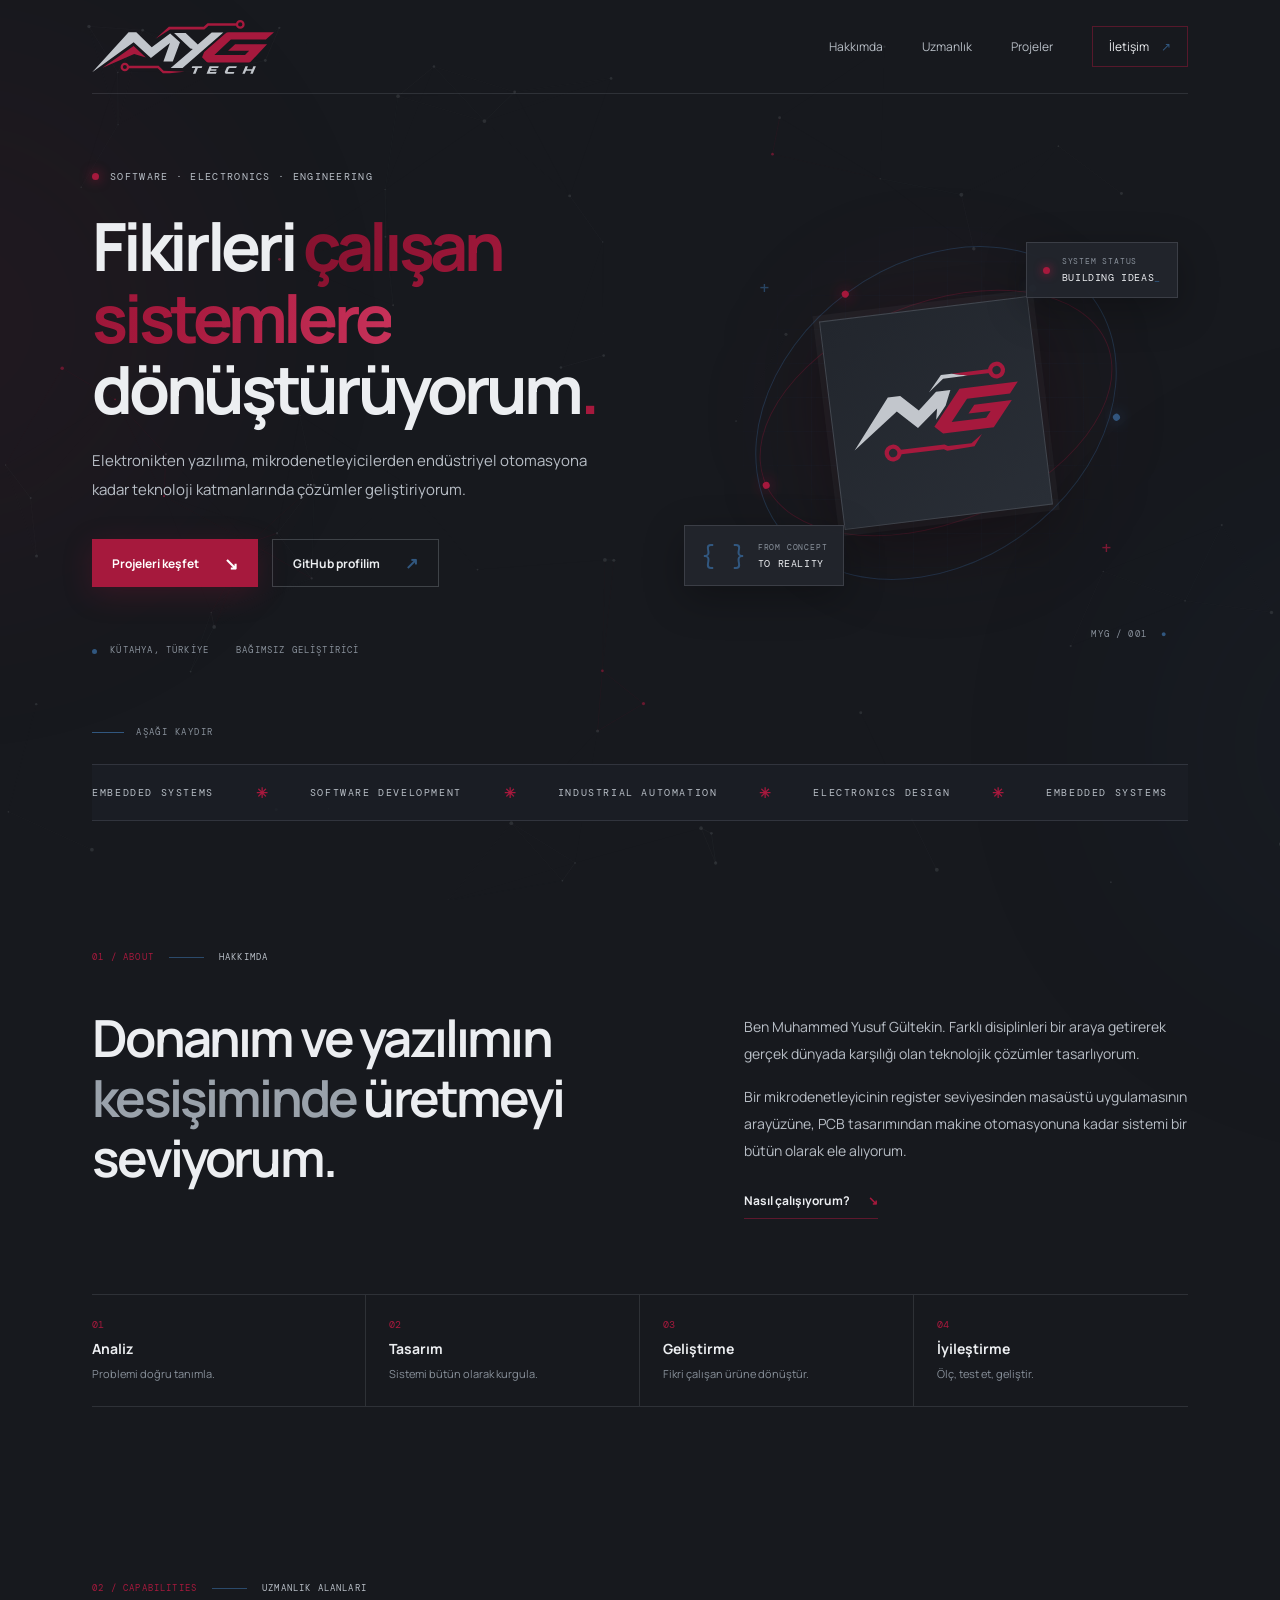
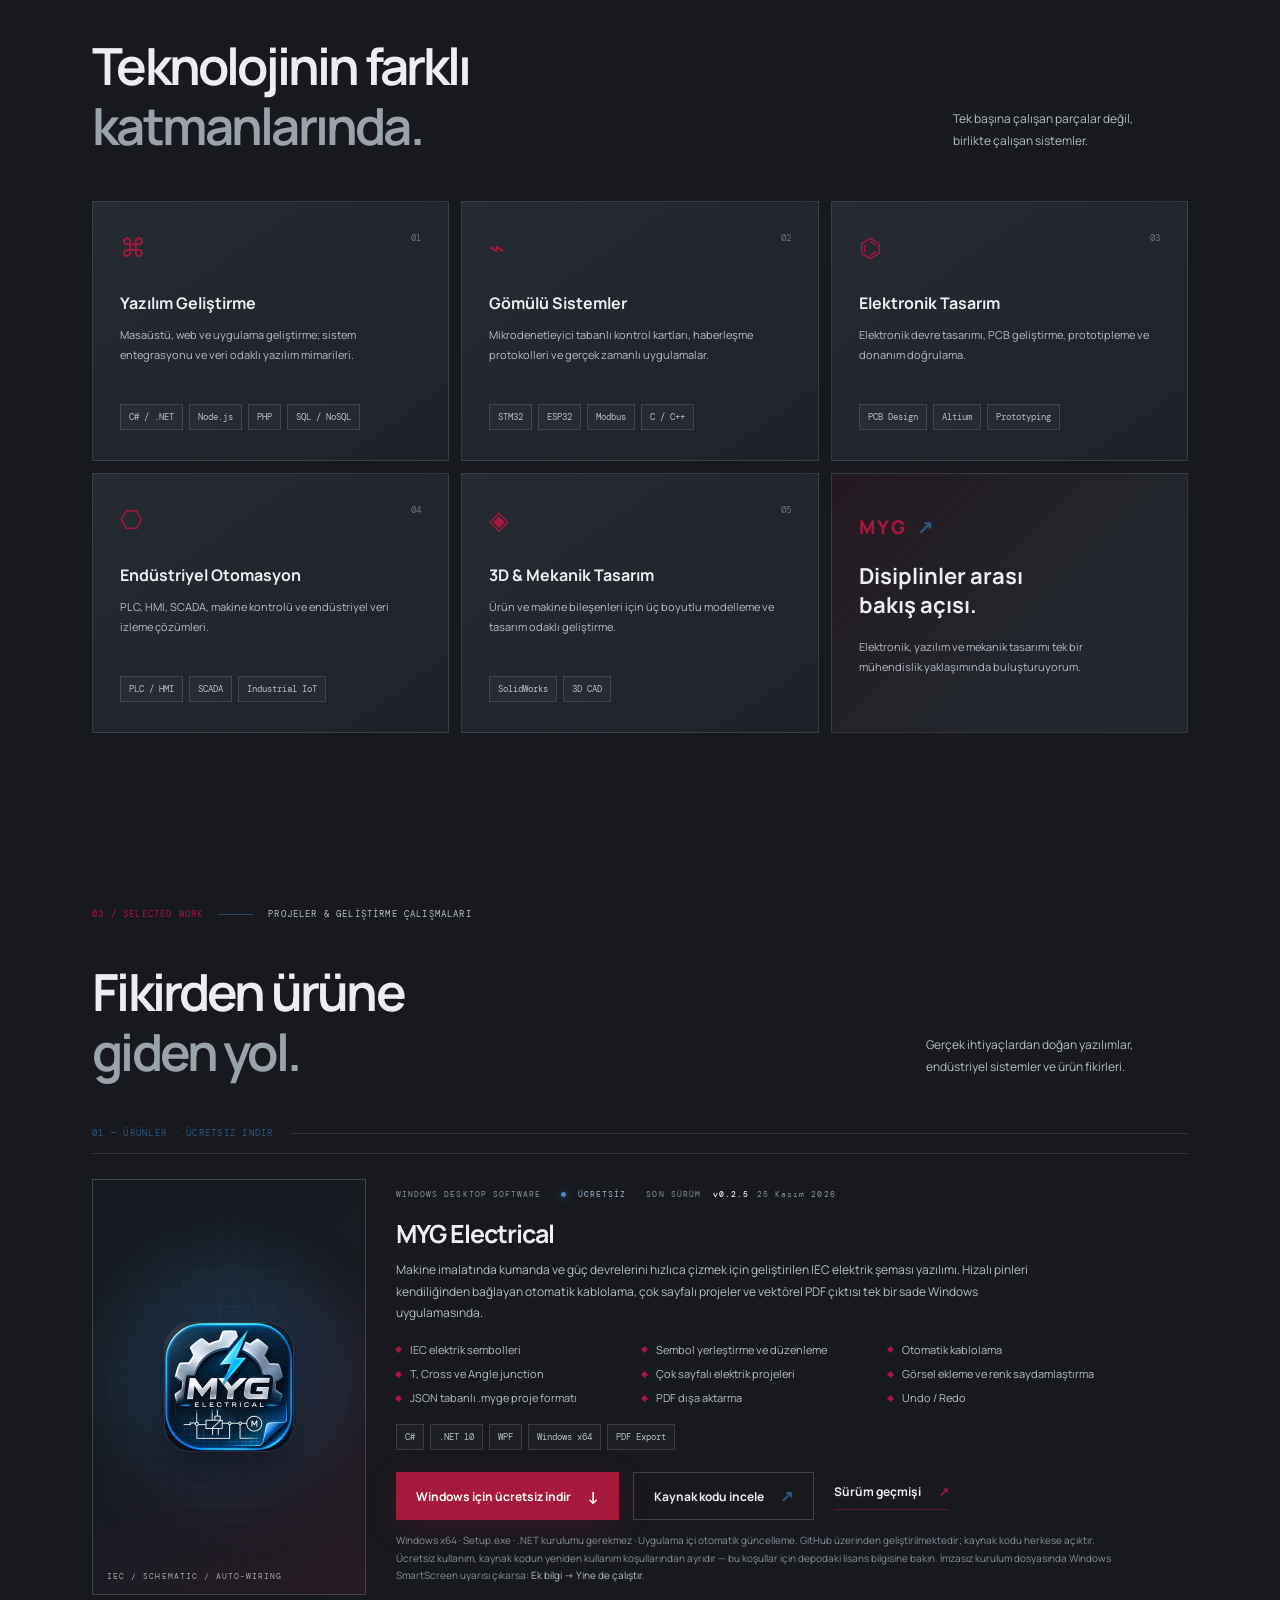
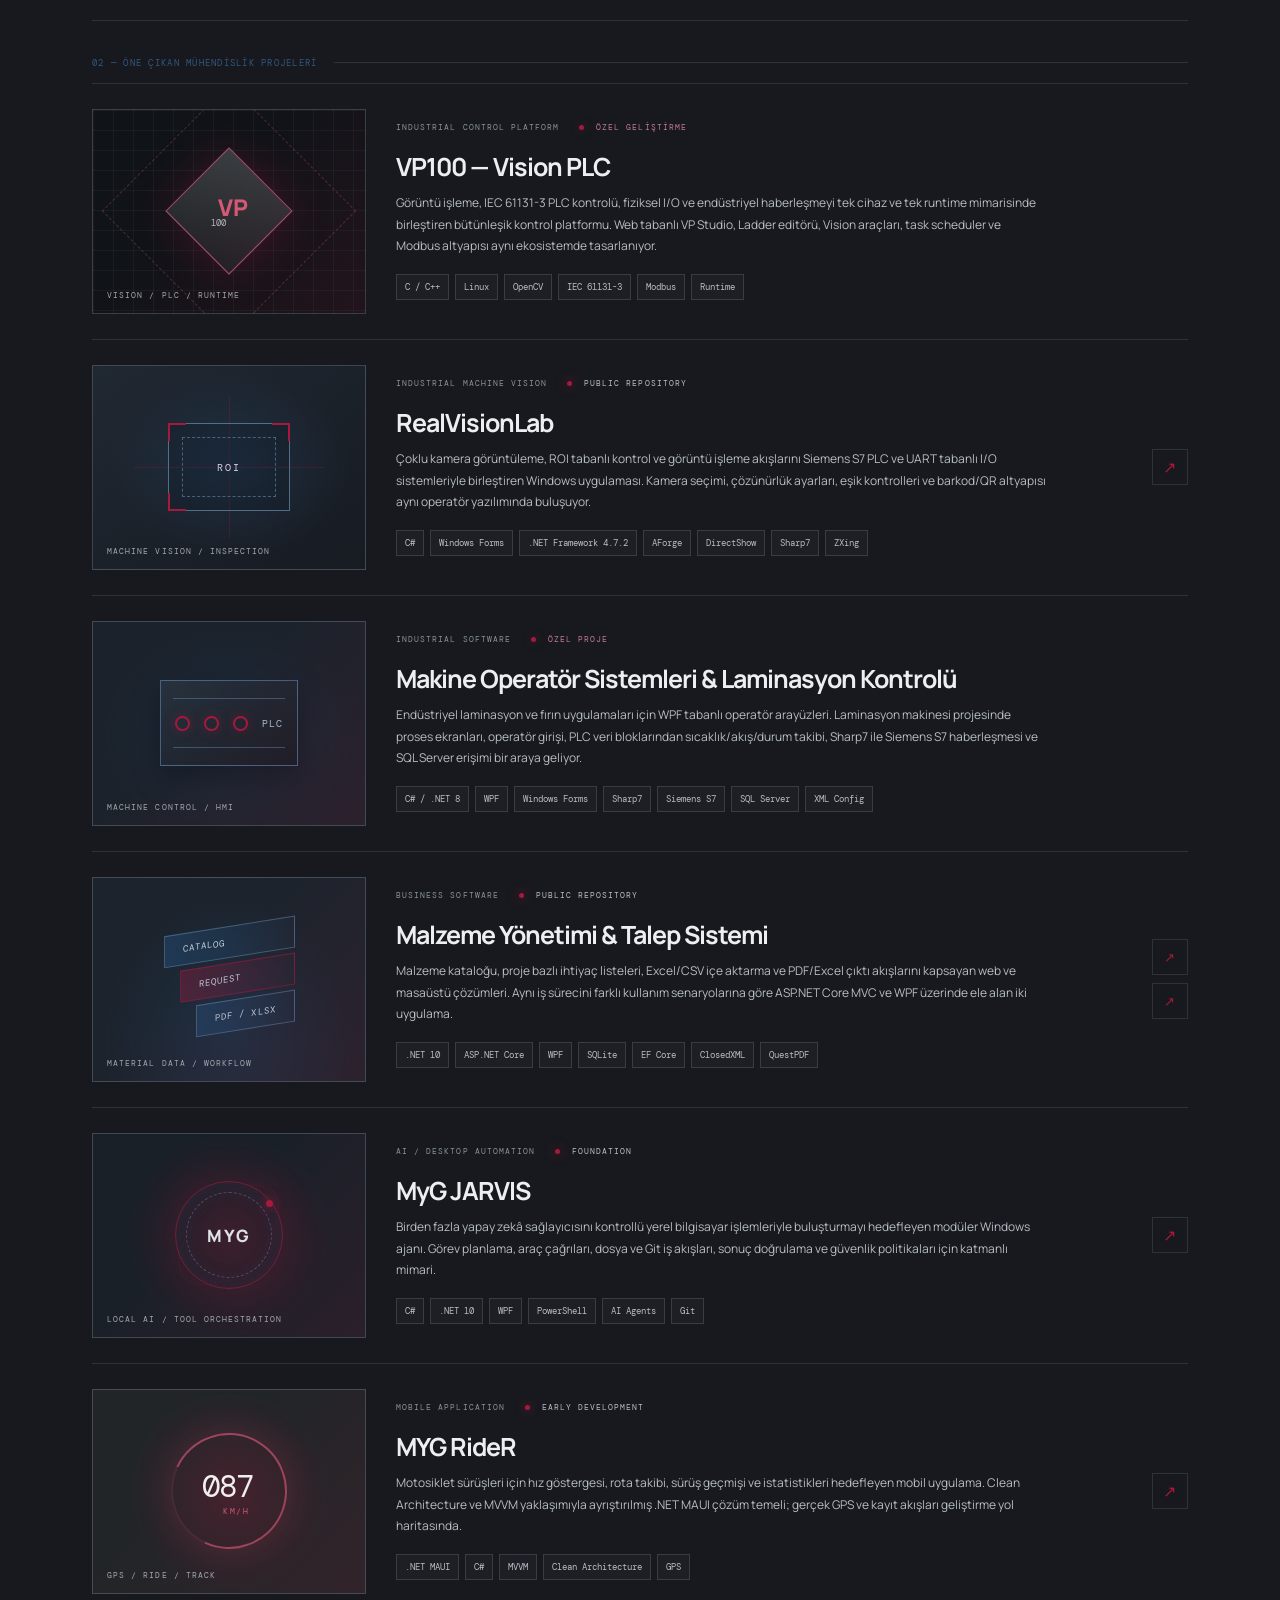
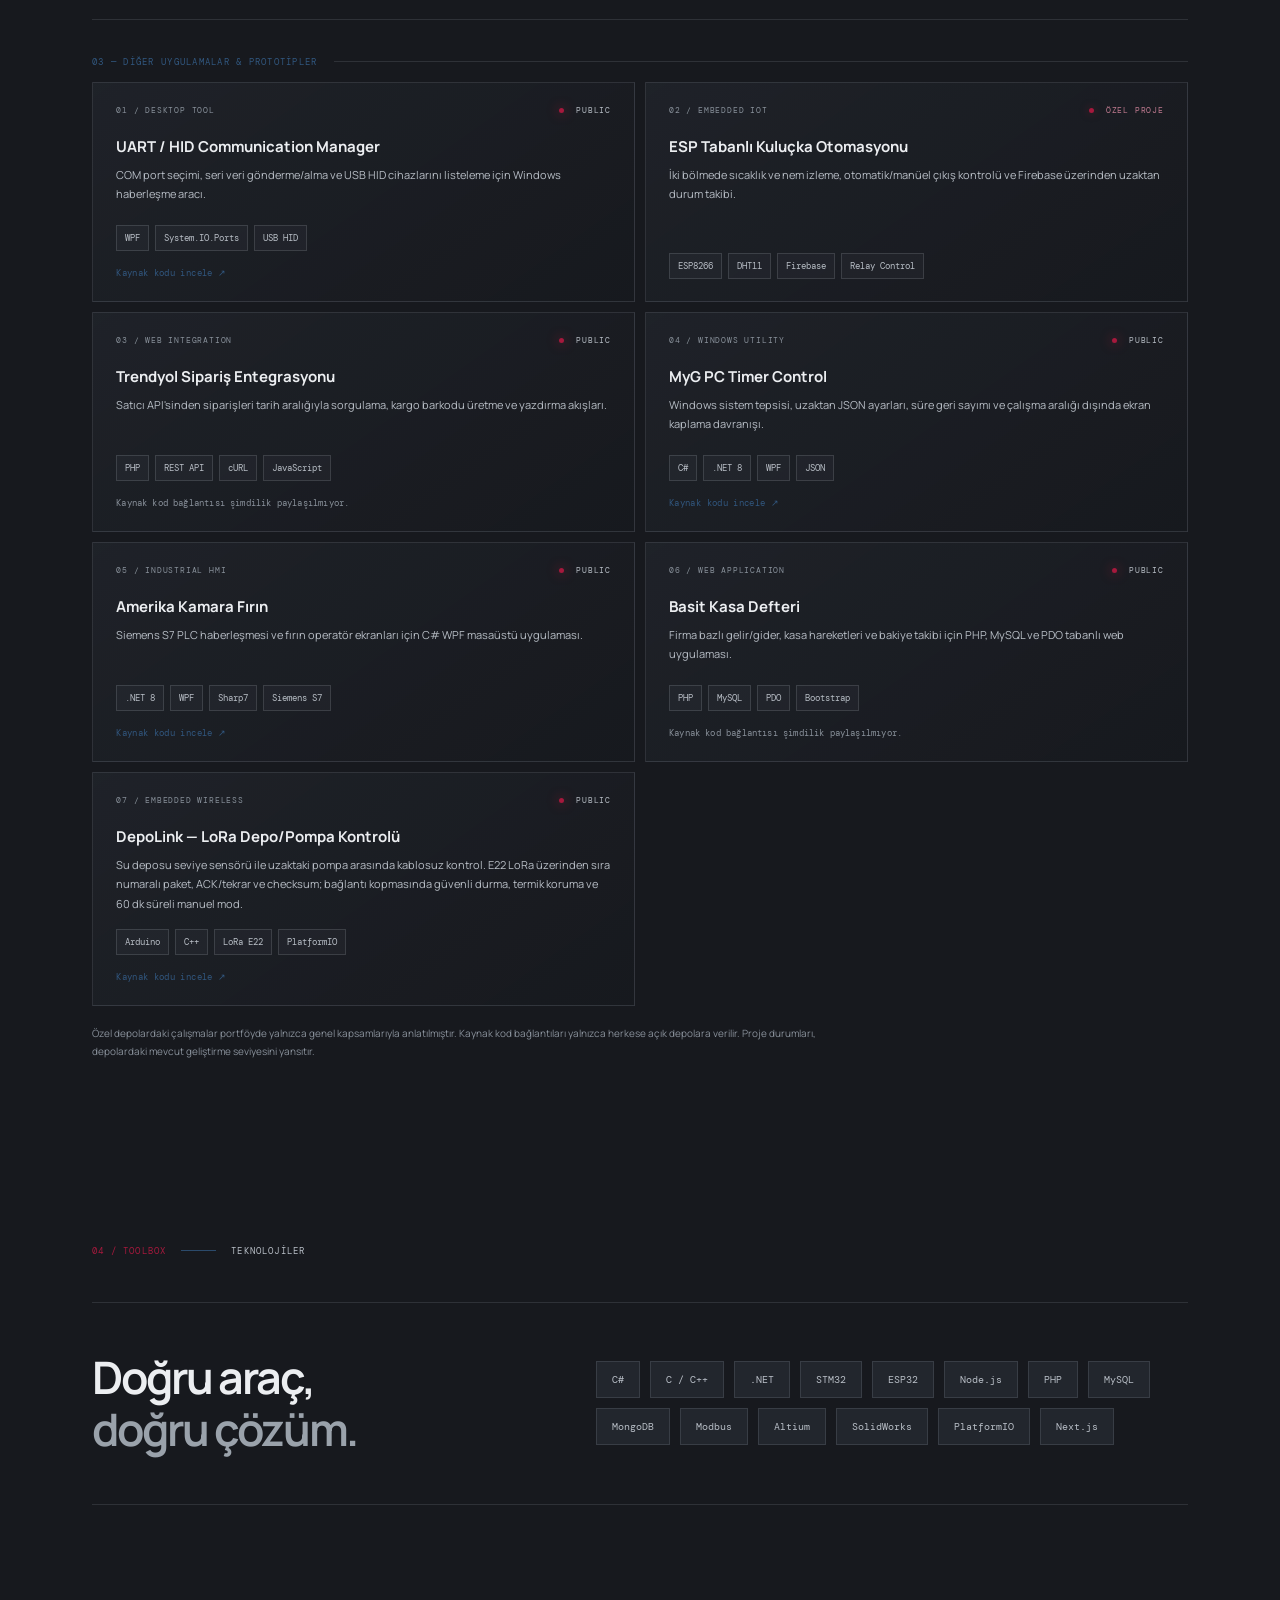
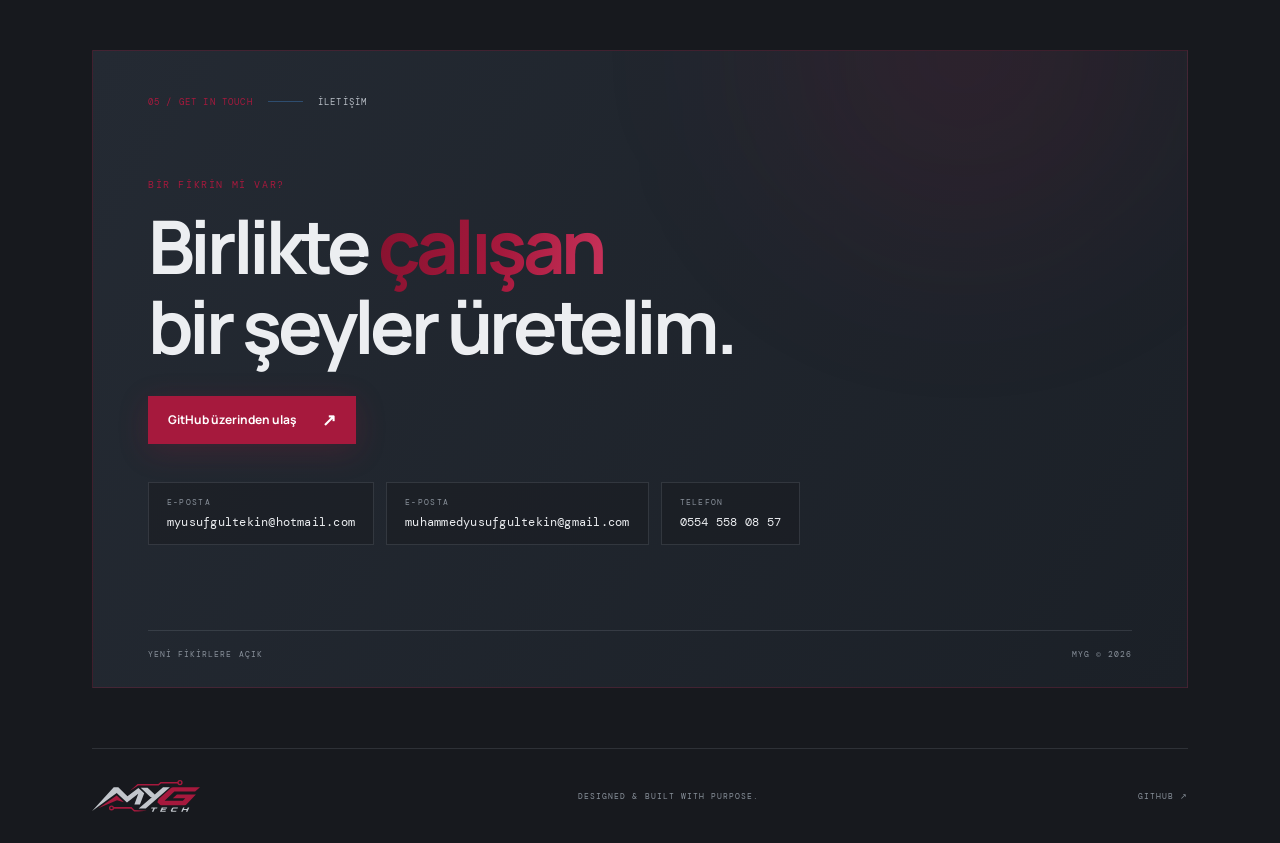
<file: index.html>
<!doctype html>
<html lang="tr">
<head>
  <meta charset="utf-8">
  <meta name="viewport" content="width=device-width, initial-scale=1">
  <meta name="theme-color" content="#17191E">
  <meta name="description" content="Muhammed Yusuf Gültekin — yazılım, elektronik, gömülü sistemler ve endüstriyel otomasyon çözümleri. Ücretsiz IEC elektrik şeması yazılımı MYG Electrical'ı indirin.">
  <link rel="canonical" href="https://myusufgultekin.web.app/">
  <meta property="og:title" content="Muhammed Yusuf Gültekin — Software & Electronics Engineer">
  <meta property="og:description" content="Fikirleri çalışan sistemlere dönüştürüyorum. Ücretsiz Windows elektrik şeması yazılımı: MYG Electrical.">
  <meta property="og:type" content="website">
  <meta property="og:url" content="https://myusufgultekin.web.app/">
  <meta property="og:site_name" content="MYG Tech">
  <meta property="og:locale" content="tr_TR">
  <meta property="og:image" content="https://myusufgultekin.web.app/assets/images/icon-512.png">
  <meta property="og:image:width" content="512">
  <meta property="og:image:height" content="512">
  <meta property="og:image:alt" content="MYG Tech logosu">
  <meta name="twitter:card" content="summary">
  <meta name="twitter:title" content="Muhammed Yusuf Gültekin — Software & Electronics Engineer">
  <meta name="twitter:description" content="Yazılım, elektronik ve endüstriyel otomasyon. Ücretsiz elektrik şeması yazılımı MYG Electrical.">
  <meta name="twitter:image" content="https://myusufgultekin.web.app/assets/images/icon-512.png">
  <script type="application/ld+json">
  {
    "@context": "https://schema.org",
    "@type": "SoftwareApplication",
    "name": "MYG Electrical",
    "description": "Makine imalatı için IEC elektrik şeması çizim yazılımı: otomatik kablolama, çok sayfalı projeler, PDF dışa aktarma.",
    "applicationCategory": "DesignApplication",
    "operatingSystem": "Windows (x64)",
    "image": "https://myusufgultekin.web.app/assets/images/myg-electrical-icon.png",
    "url": "https://myusufgultekin.web.app/#myg-electrical",
    "downloadUrl": "https://github.com/nicewo/MYG.Electrical/releases/latest/download/MYG.Electrical-win-Setup.exe",
    "releaseNotes": "https://github.com/nicewo/MYG.Electrical/releases",
    "codeRepository": "https://github.com/nicewo/MYG.Electrical",
    "inLanguage": "tr",
    "isAccessibleForFree": true,
    "offers": { "@type": "Offer", "price": "0", "priceCurrency": "TRY" },
    "author": { "@type": "Person", "name": "Muhammed Yusuf Gültekin", "url": "https://github.com/nicewo" },
    "publisher": { "@type": "Organization", "name": "MYG TECH" }
  }
  </script>
  <title>Muhammed Yusuf Gültekin | Software & Electronics Engineer</title>
  <link rel="icon" href="./favicon.ico" sizes="32x32">
  <link rel="icon" type="image/svg+xml" href="/assets/images/favicon.svg">
  <link rel="apple-touch-icon" href="/assets/images/apple-touch-icon.png">
  <link rel="manifest" href="/manifest.webmanifest">
  <meta name="mobile-web-app-capable" content="yes">
  <meta name="apple-mobile-web-app-capable" content="yes">
  <meta name="apple-mobile-web-app-status-bar-style" content="black-translucent">
  <meta name="apple-mobile-web-app-title" content="MYG Tech">
  <link rel="preconnect" href="https://fonts.googleapis.com">
  <link rel="preconnect" href="https://fonts.gstatic.com" crossorigin>
  <link href="https://fonts.googleapis.com/css2?family=DM+Mono:wght@400;500&family=Manrope:wght@400;500;600;700;800&display=swap" rel="stylesheet">
  <link rel="stylesheet" href="assets/css/style.css?v=5">
</head>
<body>
  <div class="ambient ambient-one"></div><div class="ambient ambient-two"></div>
  <canvas id="network" aria-hidden="true"></canvas>
  <div class="site-shell">
    <header class="topbar">
      <a class="brand" href="#top" aria-label="MYG Tech ana sayfa">
        <img src="assets/images/myg-tech-logo.svg" alt="MYG Tech" width="182" height="54">
      </a>
      <button class="menu-toggle" aria-label="Menüyü aç" aria-expanded="false"><span></span><span></span></button>
      <nav class="nav">
        <a href="#about">Hakkımda</a><a href="#expertise">Uzmanlık</a><a href="#projects">Projeler</a><a href="#contact" class="nav-contact">İletişim <span>↗</span></a>
      </nav>
    </header>

    <main id="top">
      <section class="hero section-wrap">
        <div class="hero-copy">
          <div class="eyebrow"><span class="pulse"></span> SOFTWARE · ELECTRONICS · ENGINEERING</div>
          <h1>Fikirleri <span class="gradient-text">çalışan sistemlere</span> dönüştürüyorum<span class="accent">.</span></h1>
          <p class="hero-lead">Elektronikten yazılıma, mikrodenetleyicilerden endüstriyel otomasyona kadar teknoloji katmanlarında çözümler geliştiriyorum.</p>
          <div class="hero-actions">
            <a class="button button-primary" href="#projects">Projeleri keşfet <span>↘</span></a>
            <a class="button button-quiet" href="https://github.com/nicewo" target="_blank" rel="noreferrer">GitHub profilim <span>↗</span></a>
          </div>
          <div class="hero-meta"><span><i></i> KÜTAHYA, TÜRKİYE</span><span>BAĞIMSIZ GELİŞTİRİCİ</span></div>
        </div>
        <div class="hero-visual" aria-label="MYG dijital mühendislik görseli">
          <div class="visual-grid"></div>
          <div class="orbit orbit-a"></div><div class="orbit orbit-b"></div>
          <div class="core-glow"></div>
          <div class="core-mark"><img src="assets/images/myg-monogram.svg" alt="MYG" width="172" height="89"></div>
          <div class="float-card card-top"><span class="mini-dot blue"></span><div><small>SYSTEM STATUS</small><strong>BUILDING IDEAS<span class="blink">_</span></strong></div></div>
          <div class="float-card card-bottom"><span class="bracket">{ }</span><div><small>FROM CONCEPT</small><strong>TO REALITY</strong></div></div>
          <div class="visual-index">MYG / 001 <span>●</span></div>
          <div class="crosshair crosshair-one">+</div><div class="crosshair crosshair-two">+</div>
        </div>
        <div class="scroll-cue"><span></span> AŞAĞI KAYDIR</div>
      </section>

      <section class="ticker" aria-label="Çalışma alanları"><div class="ticker-track"><span>EMBEDDED SYSTEMS</span><b>✳</b><span>SOFTWARE DEVELOPMENT</span><b>✳</b><span>INDUSTRIAL AUTOMATION</span><b>✳</b><span>ELECTRONICS DESIGN</span><b>✳</b><span>EMBEDDED SYSTEMS</span><b>✳</b><span>SOFTWARE DEVELOPMENT</span><b>✳</b><span>INDUSTRIAL AUTOMATION</span><b>✳</b><span>ELECTRONICS DESIGN</span><b>✳</b></div></section>

      <section class="section section-wrap about" id="about">
        <div class="section-label"><span>01 / ABOUT</span><i></i> HAKKIMDA</div>
        <div class="about-grid">
          <h2>Donanım ve yazılımın <span class="muted">kesişiminde</span> üretmeyi seviyorum.</h2>
          <div class="about-copy"><p>Ben Muhammed Yusuf Gültekin. Farklı disiplinleri bir araya getirerek gerçek dünyada karşılığı olan teknolojik çözümler tasarlıyorum.</p><p>Bir mikrodenetleyicinin register seviyesinden masaüstü uygulamasının arayüzüne, PCB tasarımından makine otomasyonuna kadar sistemi bir bütün olarak ele alıyorum.</p><a class="text-link" href="#expertise">Nasıl çalışıyorum? <span>↘</span></a></div>
        </div>
        <div class="principles"><div><span>01</span><strong>Analiz</strong><small>Problemi doğru tanımla.</small></div><div><span>02</span><strong>Tasarım</strong><small>Sistemi bütün olarak kurgula.</small></div><div><span>03</span><strong>Geliştirme</strong><small>Fikri çalışan ürüne dönüştür.</small></div><div><span>04</span><strong>İyileştirme</strong><small>Ölç, test et, geliştir.</small></div></div>
      </section>

      <section class="section section-wrap expertise" id="expertise">
        <div class="section-label"><span>02 / CAPABILITIES</span><i></i> UZMANLIK ALANLARI</div>
        <div class="section-heading"><h2>Teknolojinin farklı<br><span class="muted">katmanlarında.</span></h2><p>Tek başına çalışan parçalar değil,<br>birlikte çalışan sistemler.</p></div>
        <div class="expertise-grid">
          <article class="skill-card"><div class="skill-icon">⌘</div><span class="card-no">01</span><h3>Yazılım Geliştirme</h3><p>Masaüstü, web ve uygulama geliştirme; sistem entegrasyonu ve veri odaklı yazılım mimarileri.</p><div class="tags"><span>C# / .NET</span><span>Node.js</span><span>PHP</span><span>SQL / NoSQL</span></div></article>
          <article class="skill-card"><div class="skill-icon">⌁</div><span class="card-no">02</span><h3>Gömülü Sistemler</h3><p>Mikrodenetleyici tabanlı kontrol kartları, haberleşme protokolleri ve gerçek zamanlı uygulamalar.</p><div class="tags"><span>STM32</span><span>ESP32</span><span>Modbus</span><span>C / C++</span></div></article>
          <article class="skill-card"><div class="skill-icon">⌬</div><span class="card-no">03</span><h3>Elektronik Tasarım</h3><p>Elektronik devre tasarımı, PCB geliştirme, prototipleme ve donanım doğrulama.</p><div class="tags"><span>PCB Design</span><span>Altium</span><span>Prototyping</span></div></article>
          <article class="skill-card"><div class="skill-icon">⎔</div><span class="card-no">04</span><h3>Endüstriyel Otomasyon</h3><p>PLC, HMI, SCADA, makine kontrolü ve endüstriyel veri izleme çözümleri.</p><div class="tags"><span>PLC / HMI</span><span>SCADA</span><span>Industrial IoT</span></div></article>
          <article class="skill-card"><div class="skill-icon">◈</div><span class="card-no">05</span><h3>3D & Mekanik Tasarım</h3><p>Ürün ve makine bileşenleri için üç boyutlu modelleme ve tasarım odaklı geliştirme.</p><div class="tags"><span>SolidWorks</span><span>3D CAD</span></div></article>
          <article class="skill-card skill-card-note"><div class="note-mark">MYG<span>↗</span></div><h3>Disiplinler arası<br>bakış açısı.</h3><p>Elektronik, yazılım ve mekanik tasarımı tek bir mühendislik yaklaşımında buluşturuyorum.</p></article>
        </div>
      </section>

      <section class="section section-wrap projects" id="projects">
        <div class="section-label"><span>03 / SELECTED WORK</span><i></i> PROJELER & GELİŞTİRME ÇALIŞMALARI</div>
        <div class="section-heading"><h2>Fikirden ürüne<br><span class="muted">giden yol.</span></h2><p>Gerçek ihtiyaçlardan doğan yazılımlar,<br>endüstriyel sistemler ve ürün fikirleri.</p></div>

        <div class="project-group-label"><span>01 — ÜRÜNLER · ÜCRETSİZ İNDİR</span><i></i></div>
        <div class="project-list product-list">
          <article class="project-card product-card" id="myg-electrical" data-release-repo="nicewo/MYG.Electrical">
            <div class="project-visual product-visual">
              <div class="product-grid"></div>
              <div class="product-icon-glow"></div>
              <picture class="product-icon">
                <source srcset="assets/images/myg-electrical-icon.webp" type="image/webp">
                <img src="assets/images/myg-electrical-icon.png" alt="MYG Electrical uygulama ikonu" width="128" height="128" loading="lazy" decoding="async">
              </picture>
              <div class="visual-caption">IEC / SCHEMATIC / AUTO-WIRING</div>
            </div>
            <div class="project-info">
              <div class="project-top">
                <span>WINDOWS DESKTOP SOFTWARE</span>
                <span class="status status-free"><i></i> ÜCRETSİZ</span>
                <span class="release-badge" data-release-version aria-live="polite">SON SÜRÜM <b data-release-tag>—</b><em data-release-date></em></span>
              </div>
              <h3>MYG Electrical</h3>
              <p>Makine imalatında kumanda ve güç devrelerini hızlıca çizmek için geliştirilen IEC elektrik şeması yazılımı. Hizalı pinleri kendiliğinden bağlayan otomatik kablolama, çok sayfalı projeler ve vektörel PDF çıktısı tek bir sade Windows uygulamasında.</p>
              <ul class="product-features" aria-label="MYG Electrical özellikleri">
                <li>IEC elektrik sembolleri</li>
                <li>Sembol yerleştirme ve düzenleme</li>
                <li>Otomatik kablolama</li>
                <li>T, Cross ve Angle junction</li>
                <li>Çok sayfalı elektrik projeleri</li>
                <li>Görsel ekleme ve renk saydamlaştırma</li>
                <li>JSON tabanlı .myge proje formatı</li>
                <li>PDF dışa aktarma</li>
                <li>Undo / Redo</li>
              </ul>
              <div class="tags"><span>C#</span><span>.NET 10</span><span>WPF</span><span>Windows x64</span><span>PDF Export</span></div>
              <div class="product-actions">
                <a class="button button-primary" href="https://github.com/nicewo/MYG.Electrical/releases/latest/download/MYG.Electrical-win-Setup.exe" rel="noopener" data-download>Windows için ücretsiz indir <span>↓</span></a>
                <a class="button button-quiet" href="https://github.com/nicewo/MYG.Electrical" target="_blank" rel="noopener">Kaynak kodu incele <span>↗</span></a>
                <a class="text-link product-history" href="https://github.com/nicewo/MYG.Electrical/releases" target="_blank" rel="noopener">Sürüm geçmişi <span>↗</span></a>
              </div>
              <p class="release-note" data-release-note hidden></p>
              <p class="product-meta">Windows x64 · Setup.exe · .NET kurulumu gerekmez · Uygulama içi otomatik güncelleme. GitHub üzerinden geliştirilmektedir; kaynak kodu herkese açıktır. Ücretsiz kullanım, kaynak kodun yeniden kullanım koşullarından ayrıdır — bu koşullar için depodaki lisans bilgisine bakın. İmzasız kurulum dosyasında Windows SmartScreen uyarısı çıkarsa: <em>Ek bilgi → Yine de çalıştır</em>.</p>
            </div>
          </article>
        </div>

        <div class="project-group-label secondary-group"><span>02 — ÖNE ÇIKAN MÜHENDİSLİK PROJELERİ</span><i></i></div>
        <div class="project-list">
          <article class="project-card"><div class="project-visual vp-visual"><div class="chip-lines"></div><div class="chip"><span>VP</span><small>100</small></div><div class="visual-caption">VISION / PLC / RUNTIME</div></div><div class="project-info"><div class="project-top"><span>INDUSTRIAL CONTROL PLATFORM</span><span class="status status-private"><i></i> ÖZEL GELİŞTİRME</span></div><h3>VP100 — Vision PLC</h3><p>Görüntü işleme, IEC 61131-3 PLC kontrolü, fiziksel I/O ve endüstriyel haberleşmeyi tek cihaz ve tek runtime mimarisinde birleştiren bütünleşik kontrol platformu. Web tabanlı VP Studio, Ladder editörü, Vision araçları, task scheduler ve Modbus altyapısı aynı ekosistemde tasarlanıyor.</p><div class="tags"><span>C / C++</span><span>Linux</span><span>OpenCV</span><span>IEC 61131-3</span><span>Modbus</span><span>Runtime</span></div></div></article>
          <article class="project-card"><div class="project-visual realvision-visual"><div class="vision-target"><i></i><i></i><i></i><b>ROI</b></div><div class="visual-caption">MACHINE VISION / INSPECTION</div></div><div class="project-info"><div class="project-top"><span>INDUSTRIAL MACHINE VISION</span><span class="status"><i></i> PUBLIC REPOSITORY</span></div><h3>RealVisionLab</h3><p>Çoklu kamera görüntüleme, ROI tabanlı kontrol ve görüntü işleme akışlarını Siemens S7 PLC ve UART tabanlı I/O sistemleriyle birleştiren Windows uygulaması. Kamera seçimi, çözünürlük ayarları, eşik kontrolleri ve barkod/QR altyapısı aynı operatör yazılımında buluşuyor.</p><div class="tags"><span>C#</span><span>Windows Forms</span><span>.NET Framework 4.7.2</span><span>AForge</span><span>DirectShow</span><span>Sharp7</span><span>ZXing</span></div></div><a class="project-arrow" href="https://github.com/nicewo/RealVisionLab" target="_blank" rel="noreferrer" aria-label="RealVisionLab GitHub deposunu aç">↗</a></article>
          <article class="project-card"><div class="project-visual machine-visual"><div class="machine-frame"><i></i><i></i><i></i><b>PLC</b></div><div class="visual-caption">MACHINE CONTROL / HMI</div></div><div class="project-info"><div class="project-top"><span>INDUSTRIAL SOFTWARE</span><span class="status status-private"><i></i> ÖZEL PROJE</span></div><h3>Makine Operatör Sistemleri & Laminasyon Kontrolü</h3><p>Endüstriyel laminasyon ve fırın uygulamaları için WPF tabanlı operatör arayüzleri. Laminasyon makinesi projesinde proses ekranları, operatör girişi, PLC veri bloklarından sıcaklık/akış/durum takibi, Sharp7 ile Siemens S7 haberleşmesi ve SQL Server erişimi bir araya geliyor.</p><div class="tags"><span>C# / .NET 8</span><span>WPF</span><span>Windows Forms</span><span>Sharp7</span><span>Siemens S7</span><span>SQL Server</span><span>XML Config</span></div></div></article>
          <article class="project-card"><div class="project-visual material-visual"><div class="material-stack"><span>CATALOG</span><span>REQUEST</span><span>PDF / XLSX</span></div><div class="visual-caption">MATERIAL DATA / WORKFLOW</div></div><div class="project-info"><div class="project-top"><span>BUSINESS SOFTWARE</span><span class="status"><i></i> PUBLIC REPOSITORY</span></div><h3>Malzeme Yönetimi & Talep Sistemi</h3><p>Malzeme kataloğu, proje bazlı ihtiyaç listeleri, Excel/CSV içe aktarma ve PDF/Excel çıktı akışlarını kapsayan web ve masaüstü çözümleri. Aynı iş sürecini farklı kullanım senaryolarına göre ASP.NET Core MVC ve WPF üzerinde ele alan iki uygulama.</p><div class="tags"><span>.NET 10</span><span>ASP.NET Core</span><span>WPF</span><span>SQLite</span><span>EF Core</span><span>ClosedXML</span><span>QuestPDF</span></div></div><div class="project-links"><a class="project-arrow" href="https://github.com/nicewo/MalzemeTalep" target="_blank" rel="noreferrer" aria-label="MalzemeTalep deposunu aç">↗</a><a class="project-arrow" href="https://github.com/nicewo/DataMalzemeTalep" target="_blank" rel="noreferrer" aria-label="DataMalzemeTalep deposunu aç">↗</a></div></article>
          <article class="project-card"><div class="project-visual agent-visual"><div class="agent-orb"><span>MYG</span><i></i></div><div class="visual-caption">LOCAL AI / TOOL ORCHESTRATION</div></div><div class="project-info"><div class="project-top"><span>AI / DESKTOP AUTOMATION</span><span class="status"><i></i> FOUNDATION</span></div><h3>MyG JARVIS</h3><p>Birden fazla yapay zekâ sağlayıcısını kontrollü yerel bilgisayar işlemleriyle buluşturmayı hedefleyen modüler Windows ajanı. Görev planlama, araç çağrıları, dosya ve Git iş akışları, sonuç doğrulama ve güvenlik politikaları için katmanlı mimari.</p><div class="tags"><span>C#</span><span>.NET 10</span><span>WPF</span><span>PowerShell</span><span>AI Agents</span><span>Git</span></div></div><a class="project-arrow" href="https://github.com/nicewo/MyG.JARVIS" target="_blank" rel="noreferrer" aria-label="MyG JARVIS deposunu aç">↗</a></article>
          <article class="project-card"><div class="project-visual rider-visual"><div class="speed-ring"><strong>087</strong><small>KM/H</small></div><div class="visual-caption">GPS / RIDE / TRACK</div></div><div class="project-info"><div class="project-top"><span>MOBILE APPLICATION</span><span class="status status-concept"><i></i> EARLY DEVELOPMENT</span></div><h3>MYG RideR</h3><p>Motosiklet sürüşleri için hız göstergesi, rota takibi, sürüş geçmişi ve istatistikleri hedefleyen mobil uygulama. Clean Architecture ve MVVM yaklaşımıyla ayrıştırılmış .NET MAUI çözüm temeli; gerçek GPS ve kayıt akışları geliştirme yol haritasında.</p><div class="tags"><span>.NET MAUI</span><span>C#</span><span>MVVM</span><span>Clean Architecture</span><span>GPS</span></div></div><a class="project-arrow" href="https://github.com/nicewo/MyGRideR" target="_blank" rel="noreferrer" aria-label="MYG RideR deposunu aç">↗</a></article>
        </div>

        <div class="project-group-label secondary-group"><span>03 — DİĞER UYGULAMALAR & PROTOTİPLER</span><i></i></div>
        <div class="project-mini-grid">
          <article class="mini-project"><div class="mini-project-top"><span>01 / DESKTOP TOOL</span><span class="status"><i></i> PUBLIC</span></div><h3>UART / HID Communication Manager</h3><p>COM port seçimi, seri veri gönderme/alma ve USB HID cihazlarını listeleme için Windows haberleşme aracı.</p><div class="tags"><span>WPF</span><span>System.IO.Ports</span><span>USB HID</span></div><a href="https://github.com/nicewo/UartComManager" target="_blank" rel="noreferrer">Kaynak kodu incele ↗</a></article>
          <article class="mini-project"><div class="mini-project-top"><span>02 / EMBEDDED IOT</span><span class="status status-private"><i></i> ÖZEL PROJE</span></div><h3>ESP Tabanlı Kuluçka Otomasyonu</h3><p>İki bölmede sıcaklık ve nem izleme, otomatik/manüel çıkış kontrolü ve Firebase üzerinden uzaktan durum takibi.</p><div class="tags"><span>ESP8266</span><span>DHT11</span><span>Firebase</span><span>Relay Control</span></div></article>
          <article class="mini-project"><div class="mini-project-top"><span>03 / WEB INTEGRATION</span><span class="status"><i></i> PUBLIC</span></div><h3>Trendyol Sipariş Entegrasyonu</h3><p>Satıcı API'sinden siparişleri tarih aralığıyla sorgulama, kargo barkodu üretme ve yazdırma akışları.</p><div class="tags"><span>PHP</span><span>REST API</span><span>cURL</span><span>JavaScript</span></div><span class="repo-note">Kaynak kod bağlantısı şimdilik paylaşılmıyor.</span></article>
          <article class="mini-project"><div class="mini-project-top"><span>04 / WINDOWS UTILITY</span><span class="status"><i></i> PUBLIC</span></div><h3>MyG PC Timer Control</h3><p>Windows sistem tepsisi, uzaktan JSON ayarları, süre geri sayımı ve çalışma aralığı dışında ekran kaplama davranışı.</p><div class="tags"><span>C#</span><span>.NET 8</span><span>WPF</span><span>JSON</span></div><a href="https://github.com/nicewo/MygPcTimerControl" target="_blank" rel="noreferrer">Kaynak kodu incele ↗</a></article>
          <article class="mini-project"><div class="mini-project-top"><span>05 / INDUSTRIAL HMI</span><span class="status"><i></i> PUBLIC</span></div><h3>Amerika Kamara Fırın</h3><p>Siemens S7 PLC haberleşmesi ve fırın operatör ekranları için C# WPF masaüstü uygulaması.</p><div class="tags"><span>.NET 8</span><span>WPF</span><span>Sharp7</span><span>Siemens S7</span></div><a href="https://github.com/nicewo/AmerikaKamaraFirin" target="_blank" rel="noreferrer">Kaynak kodu incele ↗</a></article>
          <article class="mini-project"><div class="mini-project-top"><span>06 / WEB APPLICATION</span><span class="status"><i></i> PUBLIC</span></div><h3>Basit Kasa Defteri</h3><p>Firma bazlı gelir/gider, kasa hareketleri ve bakiye takibi için PHP, MySQL ve PDO tabanlı web uygulaması.</p><div class="tags"><span>PHP</span><span>MySQL</span><span>PDO</span><span>Bootstrap</span></div><span class="repo-note">Kaynak kod bağlantısı şimdilik paylaşılmıyor.</span></article>
          <article class="mini-project"><div class="mini-project-top"><span>07 / EMBEDDED WIRELESS</span><span class="status"><i></i> PUBLIC</span></div><h3>DepoLink — LoRa Depo/Pompa Kontrolü</h3><p>Su deposu seviye sensörü ile uzaktaki pompa arasında kablosuz kontrol. E22 LoRa üzerinden sıra numaralı paket, ACK/tekrar ve checksum; bağlantı kopmasında güvenli durma, termik koruma ve 60 dk süreli manuel mod.</p><div class="tags"><span>Arduino</span><span>C++</span><span>LoRa E22</span><span>PlatformIO</span></div><a href="https://github.com/nicewo/DepoLink" target="_blank" rel="noreferrer">Kaynak kodu incele ↗</a></article>
        </div>
        <p class="project-footnote">Özel depolardaki çalışmalar portföyde yalnızca genel kapsamlarıyla anlatılmıştır. Kaynak kod bağlantıları yalnızca herkese açık depolara verilir. Proje durumları, depolardaki mevcut geliştirme seviyesini yansıtır.</p>
      </section>

      <section class="stack-band section-wrap"><div class="section-label"><span>04 / TOOLBOX</span><i></i> TEKNOLOJİLER</div><div class="stack-content"><h2>Doğru araç,<br><span class="muted">doğru çözüm.</span></h2><div class="stack-cloud"><span>C#</span><span>C / C++</span><span>.NET</span><span>STM32</span><span>ESP32</span><span>Node.js</span><span>PHP</span><span>MySQL</span><span>MongoDB</span><span>Modbus</span><span>Altium</span><span>SolidWorks</span><span>PlatformIO</span><span>Next.js</span></div></div></section>

      <section class="contact section-wrap" id="contact"><div class="contact-glow"></div><div class="section-label"><span>05 / GET IN TOUCH</span><i></i> İLETİŞİM</div><div class="contact-content"><p>Bir fikrin mi var?</p><h2>Birlikte <span class="gradient-text">çalışan</span><br>bir şeyler üretelim.</h2><a class="button button-primary" href="https://github.com/nicewo" target="_blank" rel="noreferrer">GitHub üzerinden ulaş <span>↗</span></a>
        <ul class="contact-links" aria-label="İletişim bilgileri">
          <li><small>E-POSTA</small><a data-contact="mail" data-u="moc.liamtoh@niketlugfusuym">myusufgultekin [at] hotmail.com</a></li>
          <li><small>E-POSTA</small><a data-contact="mail" data-u="moc.liamg@niketlugfusuydemmahum">muhammedyusufgultekin [at] gmail.com</a></li>
          <li><small>TELEFON</small><a data-contact="tel" data-u="758085545509+">0554 558 08 57</a></li>
        </ul></div><div class="contact-bottom"><span>YENİ FİKİRLERE AÇIK</span><span>MYG © <span id="year"></span></span></div></section>
    </main>
    <footer class="footer"><a class="brand" href="#top" aria-label="MYG Tech ana sayfa"><img src="assets/images/myg-tech-logo.svg" alt="MYG Tech" width="108" height="32"></a><span class="footer-mark">DESIGNED & BUILT WITH PURPOSE.</span><a href="https://github.com/nicewo" target="_blank" rel="noreferrer">GITHUB ↗</a></footer>
  </div>
  <script src="assets/js/main.js?v=5"></script>
</body>
</html>
</file>
<file: assets/css/style.css>
:root{--bg:#17191E;--panel:#22262D;--panel2:#2B3038;--line:rgba(193,200,208,.14);--text:#ECEEF1;--body:#B8BEC6;--soft:#89919B;--muted:#AEB5BD;--accent:#A6193D;--accent-dark:#7F1733;--accent-light:#D65A78;--steel:#31577F;--ink:#101318;--parliament:#234B75;--mono:"DM Mono",monospace;--sans:"Manrope",Arial,sans-serif}*{box-sizing:border-box}html{scroll-behavior:smooth;scroll-padding-top:90px}body{margin:0;background:var(--bg);color:var(--text);font-family:var(--sans);overflow-x:hidden}a{color:inherit;text-decoration:none}button{font:inherit}.site-shell{position:relative;z-index:2;max-width:1600px;margin:auto;padding:0 7.2%}#network{position:fixed;inset:0;width:100%;height:100%;z-index:0;pointer-events:none;opacity:.8}.ambient{position:fixed;width:500px;height:500px;border-radius:50%;filter:blur(130px);opacity:.07;pointer-events:none;z-index:0}.ambient-one{background:#a6193d;top:8%;left:-300px}.ambient-two{background:#234B75;right:-350px;top:55%;opacity:.055}.topbar{height:94px;display:flex;align-items:center;justify-content:space-between;border-bottom:1px solid var(--line);position:relative;z-index:10}.brand{display:flex;align-items:center;gap:11px}.brand img{display:block;height:54px;width:auto}.brand span{display:flex;flex-direction:column;gap:2px}.brand strong{font-size:17px;letter-spacing:.13em}.brand small{font:8px var(--mono);letter-spacing:.13em;color:var(--soft)}.nav{display:flex;align-items:center;gap:39px}.nav a{font-size:12px;color:var(--body);transition:color .2s}.nav a:hover{color:var(--accent)}.nav .nav-contact{color:var(--text);border:1px solid rgba(166,25,61,.45);padding:11px 16px}.nav-contact span{color:var(--steel);margin-left:10px}.menu-toggle{display:none}.hero{min-height:670px;display:grid;grid-template-columns:1.08fr .92fr;align-items:center;position:relative;padding-top:58px;padding-bottom:90px}.hero-copy{max-width:660px;position:relative;z-index:2}.eyebrow,.section-label,.hero-meta,.visual-index,.visual-caption,.project-top,.contact-bottom,.footer>span,.footer>a:last-child{font:10px var(--mono);letter-spacing:.13em}.eyebrow{color:var(--body);display:flex;align-items:center;gap:11px}.pulse,.status i{width:7px;height:7px;border-radius:50%;background:var(--accent);box-shadow:0 0 12px var(--accent);display:inline-block}.pulse{animation:pulse 2s infinite}@keyframes pulse{50%{opacity:.35;box-shadow:0 0 2px var(--accent)}}h1{font-size:clamp(44px,5.2vw,76px);line-height:1.08;letter-spacing:-.065em;font-weight:700;margin:27px 0 22px;max-width:720px}.gradient-text{background:linear-gradient(100deg,#86122f 0%,#a6193d 55%,#c8325a 100%);-webkit-background-clip:text;background-clip:text;color:transparent}.accent{color:var(--accent)}.hero-lead{font-size:15px;line-height:1.9;color:var(--body);max-width:525px;margin:0}.hero-actions{display:flex;gap:14px;margin-top:35px;flex-wrap:wrap}.button{min-height:48px;padding:0 20px;display:inline-flex;align-items:center;justify-content:center;gap:25px;font-size:12px;font-weight:700;transition:transform .2s,background .2s,border-color .2s}.button:hover{transform:translateY(-3px)}.button-primary{background:var(--accent);color:#FFFFFF;box-shadow:0 7px 30px rgba(166,25,61,.22)}.button-primary:hover{background:var(--accent-dark)}.button-primary span{font-size:17px}.button-quiet{border:1px solid rgba(193,200,208,.24);color:var(--text)}.button-quiet span{color:var(--steel);font-size:16px}.hero-meta{display:flex;gap:27px;margin-top:57px;color:var(--soft);font-size:9px}.hero-meta i{display:inline-block;width:5px;height:5px;background:var(--steel);border-radius:50%;margin-right:7px;vertical-align:middle}.hero-visual{height:490px;position:relative;display:grid;place-items:center;isolation:isolate}.visual-grid{position:absolute;inset:5%;background-image:linear-gradient(rgba(49,87,127,.18) 1px,transparent 1px),linear-gradient(90deg,rgba(49,87,127,.18) 1px,transparent 1px);background-size:34px 34px;mask-image:radial-gradient(ellipse,black 10%,transparent 72%);opacity:.6}.orbit{position:absolute;border:1px solid rgba(166,25,61,.28);border-radius:50%;transform:rotate(-22deg)}.orbit-a{width:370px;height:220px;animation:orbit 19s linear infinite}.orbit-b{width:300px;height:390px;border-color:rgba(49,87,127,.42);transform:rotate(54deg);animation:orbit 25s linear infinite reverse}.orbit:before,.orbit:after{content:"";position:absolute;width:7px;height:7px;background:var(--accent);border-radius:50%;box-shadow:0 0 15px var(--accent);top:50%;left:-4px}.orbit:after{background:var(--steel);box-shadow:0 0 15px var(--steel);left:auto;right:12%;top:12%}@keyframes orbit{to{transform:rotate(338deg)}}.core-glow{position:absolute;width:220px;height:220px;background:rgba(166,25,61,.12);filter:blur(65px);border-radius:50%}.core-mark{width:210px;height:210px;display:grid;place-items:center;border:1px solid rgba(193,200,208,.18);background:linear-gradient(145deg,#22262D,#292E36);box-shadow:0 24px 60px rgba(0,0,0,.32),0 0 0 6px rgba(255,255,255,.035);transform:rotate(-7deg);z-index:2}.core-mark img{width:172px;height:auto}.float-card{position:absolute;z-index:3;display:flex;gap:12px;align-items:center;padding:13px 16px;background:rgba(34,38,45,.94);border:1px solid rgba(193,200,208,.16);backdrop-filter:blur(12px);box-shadow:0 12px 40px rgba(0,0,0,.28)}.float-card small,.float-card strong{display:block}.float-card small{font:8px var(--mono);color:var(--soft);letter-spacing:.1em;margin-bottom:5px}.float-card strong{font:10px var(--mono);letter-spacing:.06em}.card-top{top:74px;right:2%}.card-bottom{bottom:72px;left:0}.mini-dot{width:7px;height:7px;border-radius:50%;display:block}.mini-dot.blue{background:var(--accent);box-shadow:0 0 10px var(--accent)}.bracket{font:25px var(--mono);color:var(--steel)}.blink{color:var(--steel);animation:blink 1s steps(2) infinite}@keyframes blink{50%{opacity:0}}.visual-index{position:absolute;bottom:18px;right:4%;color:var(--soft);font-size:9px}.visual-index span{color:var(--steel);margin-left:8px}.crosshair{position:absolute;color:var(--steel);font:18px var(--mono);opacity:.7}.crosshair-one{top:22%;left:15%}.crosshair-two{bottom:20%;right:15%;color:var(--accent)}.scroll-cue{position:absolute;bottom:26px;left:0;font:9px var(--mono);letter-spacing:.16em;color:var(--soft);display:flex;align-items:center;gap:12px}.scroll-cue span{height:1px;width:32px;background:var(--steel)}.ticker{overflow:hidden;border-top:1px solid var(--line);border-bottom:1px solid var(--line);background:rgba(27,31,38,.82);padding:18px 0}.ticker-track{display:flex;align-items:center;justify-content:space-around;gap:42px;min-width:1000px;animation:ticker 32s linear infinite;width:max-content}.ticker-track span{font:10px var(--mono);letter-spacing:.16em;color:var(--body);white-space:nowrap}.ticker-track b{color:var(--accent);font-size:14px}@keyframes ticker{to{transform:translateX(-50%)}}.section{padding-top:130px;padding-bottom:30px}.section-label{display:flex;align-items:center;gap:15px;color:var(--body);font-size:9px}.section-label span{color:var(--accent)}.section-label i{height:1px;width:35px;background:var(--steel);opacity:.8}.about-grid{display:grid;grid-template-columns:1.1fr .9fr;gap:10%;margin-top:45px}.about h2,.section-heading h2,.stack-content h2{font-size:clamp(35px,4vw,54px);line-height:1.17;letter-spacing:-.055em;margin:0;font-weight:650}.muted{color:#9AA2AB}.about-copy{padding-top:5px}.about-copy p{font-size:14px;line-height:1.95;color:var(--body);margin:0 0 15px}.text-link{display:inline-flex;gap:18px;margin-top:13px;font-size:12px;font-weight:700;border-bottom:1px solid rgba(166,25,61,.5);padding-bottom:9px}.text-link span{color:var(--accent)}.principles{display:grid;grid-template-columns:repeat(4,1fr);margin-top:75px;border-top:1px solid var(--line);border-bottom:1px solid var(--line)}.principles>div{padding:23px 18px 25px 0;border-right:1px solid var(--line);display:flex;flex-direction:column;gap:8px}.principles>div+div{padding-left:23px}.principles>div:last-child{border:0}.principles span{font:10px var(--mono);color:var(--accent)}.principles strong{font-size:14px}.principles small{font-size:11px;color:var(--soft)}.expertise,.projects{padding-top:145px}.section-heading{display:flex;justify-content:space-between;align-items:end;margin:42px 0 45px}.section-heading p{font-size:12px;line-height:1.8;color:var(--body);margin:0 5% 5px 0}.expertise-grid{display:grid;grid-template-columns:repeat(3,1fr);gap:12px}.skill-card{position:relative;min-height:260px;padding:27px 27px 24px;border:1px solid var(--line);background:linear-gradient(145deg,#262B33,#1D2229);transition:border-color .25s,transform .25s;overflow:hidden}.skill-card:hover{border-color:rgba(166,25,61,.45);transform:translateY(-4px)}.skill-icon{font-size:26px;color:var(--accent);margin-bottom:27px}.card-no{position:absolute;top:30px;right:27px;font:9px var(--mono);color:#69727D}.skill-card h3{font-size:16px;margin:0 0 11px}.skill-card p{font-size:11px;line-height:1.8;color:var(--body);min-height:60px;margin:0 0 19px}.tags{display:flex;gap:6px;flex-wrap:wrap}.tags span{font:9px var(--mono);color:var(--body);padding:6px 8px;border:1px solid rgba(193,200,208,.17);background:rgba(193,200,208,.035)}.skill-card-note{background:linear-gradient(135deg,rgba(166,25,61,.09),#22262D 65%);display:flex;flex-direction:column;justify-content:center}.note-mark{font-size:19px;font-weight:800;letter-spacing:.14em;color:var(--accent);margin-bottom:22px}.note-mark span{color:var(--steel);margin-left:9px}.skill-card-note h3{font-size:22px;line-height:1.3}.skill-card-note p{min-height:0;max-width:260px;margin-top:7px}.project-list{border-top:1px solid var(--line)}.project-card{display:grid;grid-template-columns:29% 1fr 42px;gap:36px;align-items:center;padding:25px 0;border-bottom:1px solid var(--line);position:relative}.project-visual{height:205px;position:relative;overflow:hidden;border:1px solid rgba(193,200,208,.24);background:var(--ink);display:grid;place-items:center}.project-visual:after{content:"";position:absolute;inset:0;background:linear-gradient(135deg,transparent 40%,rgba(166,25,61,.12))}.vp-visual{background-image:linear-gradient(rgba(193,200,208,.055) 1px,transparent 1px),linear-gradient(90deg,rgba(193,200,208,.055) 1px,transparent 1px);background-size:20px 20px}.chip{width:90px;height:90px;border:1px solid rgba(214,90,120,.72);display:flex;flex-direction:column;align-items:center;justify-content:center;background:linear-gradient(145deg,#3A3E42,#1E2023);box-shadow:0 0 45px rgba(166,25,61,.3);transform:rotate(45deg)}.chip span,.chip small{transform:rotate(-45deg)}.chip span{font-size:23px;font-weight:800;color:var(--accent-light)}.chip small{font:9px var(--mono);color:#B5B9BC}.chip-lines{position:absolute;width:180px;height:180px;border:1px dashed rgba(214,90,120,.3);transform:rotate(45deg)}.visual-caption{position:absolute;bottom:13px;left:14px;font-size:8px;color:#A3A7AA;z-index:2}.evas-visual{background:radial-gradient(ellipse at 50% 80%,rgba(166,25,61,.3),transparent 55%),var(--ink)}.data-bars{height:105px;display:flex;align-items:end;gap:6px;z-index:1}.data-bars i{display:block;width:9px;height:var(--h,50%);background:linear-gradient(0deg,rgba(166,25,61,.2),#A6193D);opacity:.8;animation:bars 1.8s ease-in-out infinite alternate}.data-bars i:nth-child(3n){height:82%}.data-bars i:nth-child(3n+1){height:43%}.data-bars i:nth-child(3n+2){height:65%}@keyframes bars{to{transform:scaleY(.65);transform-origin:bottom;opacity:.45}}.rider-visual{background:radial-gradient(circle,rgba(166,25,61,.25),transparent 58%),#222528}.speed-ring{width:116px;height:116px;border:2px solid rgba(214,90,120,.65);border-left-color:rgba(214,90,120,.15);border-radius:50%;display:flex;flex-direction:column;align-items:center;justify-content:center;box-shadow:0 0 35px rgba(214,90,120,.15);transform:rotate(-20deg)}.speed-ring strong,.speed-ring small{transform:rotate(20deg)}.speed-ring strong{font:31px var(--mono);letter-spacing:-.08em}.speed-ring small{font:8px var(--mono);color:var(--accent-light);letter-spacing:.2em}.project-info{padding:10px 0}.project-top{display:flex;gap:20px;flex-wrap:wrap;color:var(--soft);font-size:8px}.status{color:var(--body)}.status i{width:5px;height:5px;margin-right:6px}.status-concept i{background:var(--accent);box-shadow:0 0 8px var(--accent)}.project-info h3{font-size:25px;letter-spacing:-.04em;margin:17px 0 8px}.project-info p{max-width:650px;color:var(--body);font-size:12px;line-height:1.8;margin:0 0 17px}.project-arrow{width:36px;height:36px;border:1px solid var(--line);display:grid;place-items:center;color:var(--accent);transition:all .2s}.project-arrow:hover{background:var(--accent);color:#FFFFFF}.stack-band{padding-top:145px}.stack-content{display:grid;grid-template-columns:.8fr 1.2fr;gap:10%;align-items:center;margin-top:45px;padding:48px 0;border-top:1px solid var(--line);border-bottom:1px solid var(--line)}.stack-content h2{font-size:clamp(34px,3.5vw,48px)}.stack-cloud{display:flex;gap:10px;flex-wrap:wrap}.stack-cloud span{padding:11px 15px;border:1px solid var(--line);font:10px var(--mono);color:var(--body);background:var(--panel);transition:all .2s}.stack-cloud span:hover{border-color:var(--accent);color:var(--accent);transform:translateY(-2px)}.contact{position:relative;margin-top:145px;margin-bottom:60px;padding:45px 5% 28px;border:1px solid rgba(166,25,61,.25);background:linear-gradient(120deg,#242A33,#1B2027);overflow:hidden}.contact-glow{position:absolute;width:380px;height:380px;right:3%;top:-190px;background:rgba(166,25,61,.10);filter:blur(90px);border-radius:50%}.contact-content{position:relative;padding:60px 0 85px}.contact-content>p{font:10px var(--mono);letter-spacing:.16em;color:var(--accent);text-transform:uppercase}.contact-content h2{font-size:clamp(42px,6vw,74px);line-height:1.08;letter-spacing:-.06em;margin:15px 0 30px}.contact-bottom{display:flex;justify-content:space-between;border-top:1px solid var(--line);padding-top:18px;color:var(--soft);font-size:8px}.footer{min-height:95px;border-top:1px solid var(--line);display:flex;align-items:center;justify-content:space-between}.footer .brand img{height:32px;width:auto}.footer .brand strong{font-size:14px}.footer .brand small{font-size:7px}.footer>span,.footer>a:last-child{font-size:8px;color:var(--soft)}.footer>a:last-child:hover{color:var(--accent)}.reveal{opacity:0;transform:translateY(22px);transition:opacity .7s ease,transform .7s ease}.reveal.visible{opacity:1;transform:none}@media(max-width:1000px){.site-shell{padding:0 5%}.hero{grid-template-columns:1fr  .8fr;min-height:620px}.hero-visual{transform:scale(.88)}.project-card{grid-template-columns:27% 1fr 36px;gap:23px}.skill-card{padding:23px 20px}.expertise-grid{gap:9px}}@media(max-width:760px){.site-shell{padding:0 6%}.topbar{height:76px}.topbar .brand img{height:42px}.menu-toggle{display:flex;flex-direction:column;gap:6px;background:none;border:0;padding:10px;z-index:12}.menu-toggle span{width:23px;height:1px;background:var(--text);transition:transform .2s}.menu-toggle[aria-expanded=true] span:first-child{transform:translateY(3.5px) rotate(45deg)}.menu-toggle[aria-expanded=true] span:last-child{transform:translateY(-3.5px) rotate(-45deg)}.nav{position:absolute;top:75px;left:-6.4%;right:-6.4%;padding:20px 6% 25px;background:rgba(27,31,38,.98);backdrop-filter:blur(16px);border-bottom:1px solid var(--line);display:none;flex-direction:column;align-items:stretch;gap:0}.nav.open{display:flex}.nav a{padding:15px 0;border-bottom:1px solid var(--line)}.nav .nav-contact{margin-top:12px;padding:13px}.hero{display:flex;flex-direction:column;align-items:stretch;padding-top:75px;padding-bottom:72px;min-height:0}.hero-copy{order:1}.hero-visual{order:2;height:340px;margin:25px -5% 0;transform:none}.hero h1{font-size:clamp(43px,11vw,65px);margin-top:23px}.hero-lead{font-size:13px}.hero-meta{margin-top:35px;gap:16px;font-size:8px}.orbit-a{width:290px;height:175px}.orbit-b{width:235px;height:310px}.core-mark{width:160px;height:160px}.core-mark img{width:130px;height:auto}.card-top{top:32px;right:5%}.card-bottom{bottom:40px;left:4%}.scroll-cue{bottom:18px}.section{padding-top:95px}.about-grid{grid-template-columns:1fr;gap:24px;margin-top:32px}.about h2,.section-heading h2{font-size:39px}.about-copy p{font-size:13px}.principles{grid-template-columns:repeat(2,1fr);margin-top:45px}.principles>div{padding:18px 10px 18px 0;border-bottom:1px solid var(--line)}.principles>div+div{padding-left:15px}.principles>div:nth-child(2){border-right:0}.principles>div:nth-child(3),.principles>div:nth-child(4){border-bottom:0}.section-heading{display:block;margin:30px 0}.section-heading p{margin:18px 0 0}.expertise-grid{grid-template-columns:1fr 1fr}.skill-card{min-height:270px;padding:20px 16px}.skill-card p{font-size:10px}.skill-card h3{font-size:14px}.card-no{top:23px;right:16px}.skill-icon{margin-bottom:20px}.skill-card-note h3{font-size:19px}.project-card{grid-template-columns:1fr 34px;gap:16px;padding:22px 0}.project-visual{grid-column:1/-1;height:190px}.project-info{padding:0}.project-info h3{margin-top:13px}.project-arrow{grid-column:2;grid-row:2}.project-top{font-size:7px;gap:12px}.project-info p{font-size:11px}.stack-content{grid-template-columns:1fr;gap:28px;margin-top:30px;padding:32px 0}.stack-cloud{gap:7px}.stack-cloud span{padding:9px 11px;font-size:9px}.contact{margin-top:95px;padding:30px 6% 22px}.contact-content{padding:50px 0 60px}.contact-content h2{font-size:clamp(41px,10vw,60px)}.footer{gap:15px;flex-wrap:wrap;padding:22px 0}.footer>span{order:3;width:100%}}@media(max-width:420px){.expertise-grid{grid-template-columns:1fr}.skill-card{min-height:230px}.skill-card p{min-height:0}.hero-actions{gap:9px}.button{padding:0 14px;gap:13px;font-size:11px}.hero-meta{flex-wrap:wrap}.float-card{padding:10px 12px}.float-card strong{font-size:8px}}@media(prefers-reduced-motion:reduce){*,*::before,*::after{scroll-behavior:auto!important;animation-duration:.01ms!important;animation-iteration-count:1!important;transition-duration:.01ms!important}.reveal{opacity:1;transform:none}}.speed-ring strong{color:#F1F2F3}::selection{background:rgba(166,25,61,.38);color:#fff}
/* Portfolio project storytelling */
.project-group-label{display:flex;align-items:center;gap:16px;margin:36px 0 14px;color:var(--soft);font:9px var(--mono);letter-spacing:.14em}
.project-group-label span{white-space:nowrap;color:var(--steel)}
.project-group-label i{height:1px;flex:1;background:var(--line)}
.project-card{grid-template-columns:25% 1fr auto;gap:30px}
.project-links{display:flex;flex-direction:column;gap:8px}
.project-links .project-arrow{font-size:13px}
.status-private{color:#C17B91}
.status-private i{background:#A6193D;box-shadow:0 0 8px rgba(166,25,61,.5)}
.machine-visual{background:radial-gradient(ellipse at 50% 55%,rgba(35,75,117,.27),transparent 65%),#1b222b}
.machine-frame{width:138px;height:86px;border:1px solid rgba(91,132,177,.65);position:relative;display:flex;align-items:center;justify-content:space-evenly;background:linear-gradient(145deg,#28313d,#171d25);box-shadow:0 12px 30px #0005}
.machine-frame:before,.machine-frame:after{content:"";position:absolute;left:12px;right:12px;height:1px;background:rgba(91,132,177,.5)}
.machine-frame:before{top:17px}.machine-frame:after{bottom:17px}
.machine-frame i{width:15px;height:15px;border:2px solid #A6193D;border-radius:50%;box-shadow:0 0 12px rgba(166,25,61,.35)}
.machine-frame b{font:10px var(--mono);color:#a8bdd4;letter-spacing:.1em}
.material-visual{background:radial-gradient(ellipse at 50% 80%,rgba(35,75,117,.3),transparent 65%),#1c232c}
.material-stack{display:flex;flex-direction:column;gap:5px;transform:skewY(-9deg)}
.material-stack span{font:9px var(--mono);letter-spacing:.12em;padding:9px 18px;border:1px solid rgba(105,143,181,.48);background:linear-gradient(90deg,rgba(35,75,117,.5),rgba(35,75,117,.08));color:#c1ccda}
.material-stack span:nth-child(2){margin-left:16px;border-color:rgba(166,25,61,.55);background:linear-gradient(90deg,rgba(166,25,61,.35),rgba(166,25,61,.04))}
.material-stack span:nth-child(3){margin-left:32px}
.agent-visual{background:radial-gradient(circle,rgba(166,25,61,.22),transparent 60%),#1a2028}
.agent-orb{width:108px;height:108px;border:1px solid rgba(166,25,61,.65);border-radius:50%;display:grid;place-items:center;position:relative;box-shadow:0 0 40px rgba(166,25,61,.15),inset 0 0 25px rgba(35,75,117,.2)}
.agent-orb:before,.agent-orb:after{content:"";position:absolute;inset:10px;border:1px dashed rgba(110,145,181,.45);border-radius:50%}
.agent-orb:after{inset:-9px;border-color:rgba(166,25,61,.3);transform:rotate(45deg) scaleX(.55)}
.agent-orb span{font-size:17px;font-weight:800;letter-spacing:.14em;color:#e0e4e9}
.agent-orb i{position:absolute;width:7px;height:7px;right:9px;top:18px;border-radius:50%;background:#A6193D;box-shadow:0 0 12px #A6193D}
.project-mini-grid{display:grid;grid-template-columns:repeat(2,1fr);gap:10px}
.mini-project{border:1px solid var(--line);padding:22px 23px;background:linear-gradient(145deg,rgba(34,38,45,.72),rgba(23,25,30,.8));min-height:220px;display:flex;flex-direction:column;align-items:flex-start}
.mini-project-top{width:100%;display:flex;justify-content:space-between;gap:12px;font:8px var(--mono);letter-spacing:.1em;color:var(--soft)}
.mini-project h3{font-size:15px;line-height:1.4;margin:21px 0 8px}
.mini-project p{font-size:11px;line-height:1.8;color:var(--body);margin:0 0 15px}
.mini-project .tags{margin-top:auto}
.mini-project>a{font:9px var(--mono);color:var(--steel);margin-top:16px;letter-spacing:.04em}
.mini-project>a:hover{color:var(--accent-light)}
.project-footnote{font-size:10px;line-height:1.8;color:var(--soft);margin-top:18px;max-width:760px}
@media(max-width:760px){.project-card{grid-template-columns:1fr 34px;gap:15px}.project-visual{grid-column:1/-1}.project-info{grid-column:1}.project-arrow,.project-links{grid-column:2;grid-row:2}.project-links{flex-direction:row;align-self:start}.project-mini-grid{grid-template-columns:1fr}.project-group-label{font-size:8px;margin-top:30px}.mini-project{min-height:200px}}

.repo-note{font:9px var(--mono);color:var(--soft);margin-top:16px;letter-spacing:.02em}

.realvision-visual{background:radial-gradient(ellipse at 50% 48%,rgba(35,75,117,.32),transparent 62%),linear-gradient(145deg,#202832,#171b22);position:relative;overflow:hidden}
.realvision-visual:before,.realvision-visual:after{content:"";position:absolute;background:rgba(166,25,61,.25)}
.realvision-visual:before{width:1px;height:70%;left:50%;top:15%}
.realvision-visual:after{height:1px;width:70%;left:15%;top:50%}
.vision-target{width:122px;height:88px;border:1px solid rgba(122,160,197,.6);position:relative;display:grid;place-items:center;background:rgba(12,19,27,.22)}
.vision-target:before{content:"";position:absolute;inset:13px;border:1px dashed rgba(122,160,197,.5)}
.vision-target i{position:absolute;width:18px;height:18px;border-color:#A6193D;border-style:solid}
.vision-target i:nth-child(1){top:-1px;left:-1px;border-width:2px 0 0 2px}
.vision-target i:nth-child(2){top:-1px;right:-1px;border-width:2px 2px 0 0}
.vision-target i:nth-child(3){bottom:-1px;left:-1px;border-width:0 0 2px 2px}
.vision-target b{font:10px var(--mono);letter-spacing:.2em;color:#d6dce4}
/* Panel link (only on devices that signed in to the panel before) */
.nav .nav-panel{color:var(--accent-light);font-family:var(--mono);letter-spacing:.08em}

/* Product: MYG Electrical (downloadable free software) */
.product-list{margin-bottom:6px}
.product-card{grid-template-columns:25% 1fr;align-items:start}
.product-visual{height:auto;min-height:260px;align-self:stretch;background:radial-gradient(circle at 50% 46%,rgba(35,75,117,.38),transparent 60%),#161b22}
.product-grid{position:absolute;inset:0;background-image:linear-gradient(rgba(91,132,177,.09) 1px,transparent 1px),linear-gradient(90deg,rgba(91,132,177,.09) 1px,transparent 1px);background-size:18px 18px;mask-image:radial-gradient(ellipse,black 20%,transparent 75%)}
.product-icon-glow{position:absolute;width:170px;height:170px;border-radius:50%;background:rgba(49,87,127,.35);filter:blur(45px)}
.product-icon{position:relative;z-index:1;display:block;transition:transform .35s ease}
.product-icon img{display:block;width:128px;height:128px;border-radius:26px;box-shadow:0 18px 40px rgba(0,0,0,.45),0 0 0 1px rgba(193,200,208,.12)}
.product-card:hover .product-icon{transform:translateY(-4px) scale(1.03)}
.status-free{color:#9DB8D6}
.status-free i{background:#4F86BF;box-shadow:0 0 8px rgba(79,134,191,.7)}
.release-badge{color:var(--soft)}
.release-badge b{color:var(--text);font-weight:500;margin-left:6px}
.release-badge em{font-style:normal;color:var(--soft);margin-left:8px}
.release-badge em:empty{display:none}
.product-features{list-style:none;padding:0;margin:0 0 18px;display:grid;grid-template-columns:repeat(3,minmax(0,1fr));gap:7px 18px;max-width:720px}
.product-features li{position:relative;padding-left:14px;font-size:11px;line-height:1.55;color:var(--body)}
.product-features li:before{content:"";position:absolute;left:0;top:.6em;width:5px;height:5px;background:var(--accent);transform:rotate(45deg)}
.product-actions{display:flex;flex-wrap:wrap;align-items:center;gap:12px 14px;margin-top:22px}
.product-actions .button{gap:16px}
.product-history{margin-top:0;margin-left:6px}
.project-info p.release-note{font:10px/1.7 var(--mono);color:var(--soft);margin:16px 0 0;max-width:680px;letter-spacing:.02em}
.release-note b{color:var(--body);font-weight:500}
.project-info p.product-meta{font-size:10px;line-height:1.75;color:var(--soft);margin:12px 0 0;max-width:720px}
.product-meta em{font-style:normal;color:var(--body)}
@media(max-width:1000px){.product-features{grid-template-columns:repeat(2,minmax(0,1fr))}}
@media(max-width:760px){.product-card{grid-template-columns:1fr}.product-visual{min-height:200px;height:200px}.product-icon img{width:104px;height:104px;border-radius:22px}.product-features{grid-template-columns:1fr 1fr;gap:6px 12px}.product-features li{font-size:10.5px}.product-actions{flex-direction:column;align-items:stretch}.product-actions .button{width:100%;justify-content:space-between}.product-history{margin:6px 0 0;align-self:flex-start}}
@media(max-width:420px){.product-features{grid-template-columns:1fr}}

/* Contact details */
.contact-links{list-style:none;padding:0;margin:38px 0 0;display:flex;flex-wrap:wrap;gap:12px}
.contact-links li{display:flex;flex-direction:column;gap:7px;padding:14px 18px;border:1px solid var(--line);background:rgba(23,25,30,.45);min-width:0}
.contact-links small{font:8px var(--mono);letter-spacing:.16em;color:var(--soft)}
.contact-links a{font:12px var(--mono);color:var(--text);letter-spacing:.02em;word-break:break-all;transition:color .2s}
.contact-links a:hover{color:var(--accent-light)}
@media(max-width:760px){.contact-links{flex-direction:column;margin-top:30px}.contact-links li{padding:12px 14px}}
</file>
